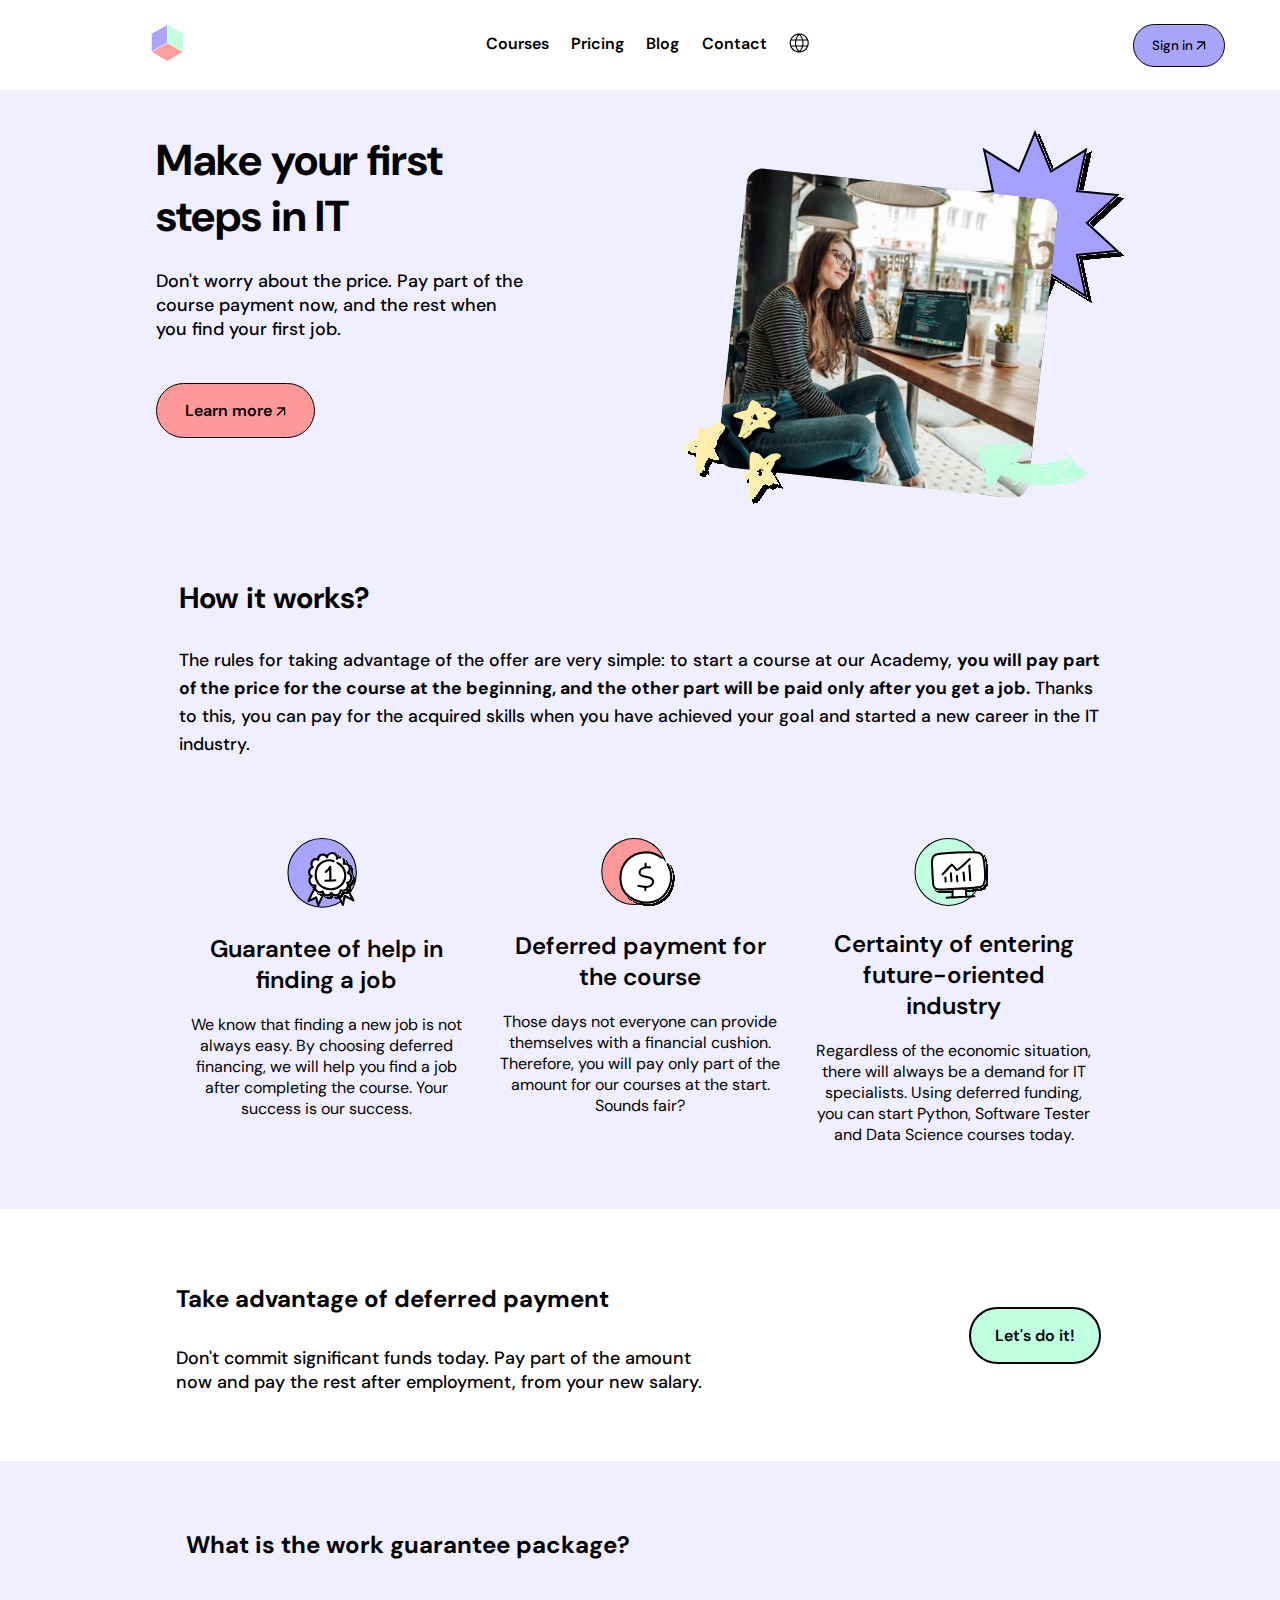
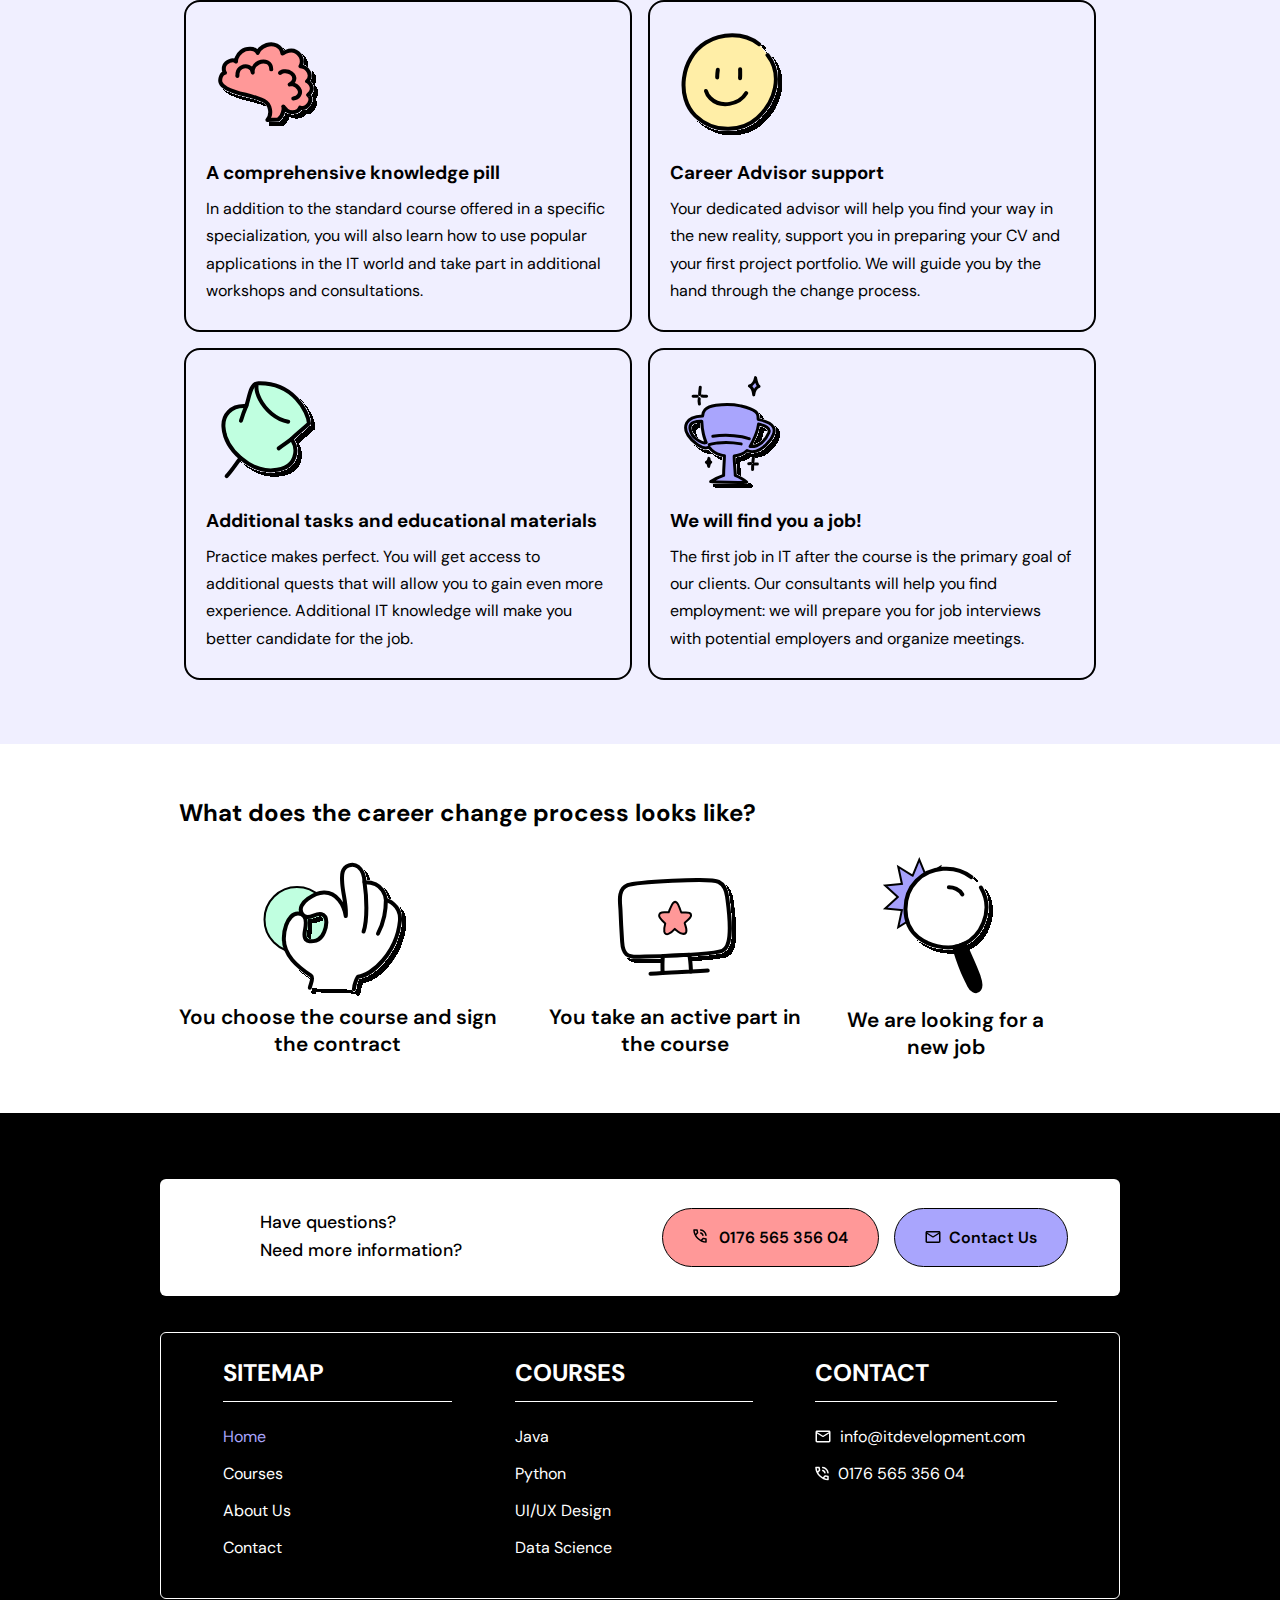
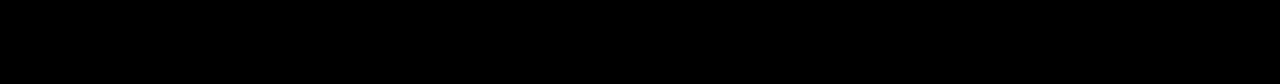
<file: index.html>
<!DOCTYPE html>
<html lang="en">
<head>
    <meta charset="UTF-8">
    <meta name="viewport" content="width=device-width, initial-scale=1.0">
    <title>Stepper IT</title>
    <link rel="stylesheet" href="style.css">
</head>
<body>
     <!-- HEADER SECTION -->
     <header class="header-section">
        <div class="logo">
            <img src="logo.svg" alt="logo-of-website">
        </div>
        <nav class="nav-items">
            <ul class="nav-list">
                <li>Courses</li>
                <li>Pricing</li>
                <li>Blog</li>
                <li>Contact</li>
                <li><img src="./Vector.svg" alt="explore-icon"></li>
            </ul>
        </nav>
        <button class="sign-in">Sign in <img class="arrow-icon" src="./explore.svg" alt="arrow-icon"></button>
    </header>

     <!-- MAIN SECTION -->
     <main class="content">
        <section class="hero-section section">
          <div class="home-page-text">
            <h1 class="head-lines">Make your first steps in IT</h1>
            <p class="head-caption">Don't worry about the price. Pay part of the course payment now, and the rest when you find your first job.</p>
            <button class="cta-btn">Learn more <img src="./explore.svg" alt="arrow-icon"></button>
          </div>
          
          <div class="home-banner">
            <img class="img-banner" src="./image.svg" alt="landing-page-banner">
          </div>
        </section>

        <section class="about-section section">
            <div class="work-article">
                <h2 id="work-head">How it works?</h2>
                <p>The rules for taking advantage of the offer are very simple: to start a course at our Academy, <strong>you will pay part of the price for the course at the beginning, and the other part will be paid only after you get a job.</strong> Thanks to this, you can pay for the acquired skills when you have achieved your goal and started a new career in the IT industry.</p>
            </div>

            <article class="service-article">
                <div class="first-work work">
                    <img class="icon-work" src="./Group 1000002650.svg" alt="job-guarantee-icon">
                    <h2 class="work-tag">Guarantee of help in finding a job</h2>
                    <p>We know that finding a new job is not always easy. By choosing deferred financing, we will help you find a job after completing the course. Your success is our success.</p>
                </div>
                <div class="second-work work">
                    <img class="icon-work" src="./Group 1000002651.svg" alt="job-guarantee-icon">
                    <h2 class="work-tag">Deferred payment for the course</h2>
                    <p>Those days not everyone can provide themselves with a financial cushion. Therefore, you will pay only part of the amount for our courses at the start. Sounds fair?</p>
                </div>
                <div class="third-work work">
                    <img class="icon-work" src="./Group 1000002652.svg" alt="job-guarantee-icon">
                    <h2 class="work-tag">Certainty of entering future-oriented industry</h2>
                    <p>Regardless of the economic situation, there will always be a demand for IT specialists. Using deferred funding, you can start Python, Software Tester and Data Science courses today.</p>
                </div>
            </article>
        </section>

        <section class="start-section section">
            <div class="start-note">
                <h2 class="head-pay">Take advantage of deferred payment</h2>
                <p class="head-caption">Don't commit significant funds today. Pay part of the amount now and pay the rest after employment, from your new salary.</p>
            </div>

            <div class="btn-start">
                <button class="start">Let's do it!</button>
            </div>
        </section>

        <section class="work-package section">
            <h2 class="package-title">What is the work guarantee package?</h2>
            <div class="package-list">
                <div class="package-1 package">
                    <img src="./icon.svg" alt="brain-pic">
                    <h3>A comprehensive knowledge pill</h3>
                    <p>In addition to the standard course offered in a specific specialization, you will also learn how to use popular applications in the IT world and take part in additional workshops and consultations.</p>
                </div>
                <div class="package-2 package">
                    <img src="./icon (1).svg" alt="brain-pic">
                    <h3>Career Advisor support </h3>
                    <p>Your dedicated advisor will help you find your way in the new reality, support you in preparing your CV and your first project portfolio. We will guide you by the hand through the change process.</p>
                </div>
                <div class="package-3 package">
                    <img src="./icon (2).svg" alt="brain-pic">
                    <h3>Additional tasks and educational materials</h3>
                    <p>Practice makes perfect. You will get access to additional quests that will allow you to gain even more experience. Additional IT knowledge  will make you better candidate for the job.</p>
                </div>
                <div class="package-4 package">
                    <img src="./icon (3).svg" alt="brain-pic">
                    <h3>We will find you a job!</h3>
                    <p>The first job in IT after the course is the primary goal of our clients. Our consultants will help you find employment: we will prepare you for job interviews with potential employers and organize meetings.</p>
                </div>
            </div>
        </section>

        <section class="career-section section">
            <h2 class="career-title">What does the career change process looks like?</h2>
            <div class="career">
                <div>
                    <img src="./icon (4).svg" alt="career-icon-1">
                    <p>You choose the course and sign the contract</p>
                </div>
                <div>
                    <img src="./icon (5).svg" alt="career-icon-2">
                    <p>You take an active part in the course</p>
                </div>
                <div>
                    <img src="./icon (6).svg" alt="career-icon-3">
                    <p>We are looking for a new job</p>
                </div>
            </div>
        </section>
    </main>

    <!-- FOOTER SECTION -->
    <footer class="footer-bar">
        <div class="contact">
            <div class="questions">
            <p class="contact-text">Have questions?</p>
            <p class="contact-text">Need more information?</p>
        </div>
        <div class="btn">
        <button class="phone"><img id="call-pic" src="./Vector (2).svg" alt="phone-icon"> &nbsp; 0176 565 356 04</button>
        <button class="mail"><img id="mail-pic" src="./Vector (3).svg" alt="mail-icon">&nbsp; Contact Us</button>
       </div>
        </div>

        <div class="menu-foot">
            <div class="sitemap-content">
            <h2 class="foot-head">SITEMAP</h2>
            <ul class="sitemap foot-list">
                <li id="home">Home</li>
                <li>Courses</li>
                <li>About Us</li>
                <li>Contact</li>
            </ul>
           </div>
           <div class="courses-content">
            <h2 class="foot-head">COURSES</h2>
            <ul class="courses foot-list">
                <li>Java</li>
                <li>Python</li>
                <li>UI/UX Design</li>
                <li>Data Science</li>
            </ul>
           </div>
           <div class="contact-content">
            <ul class="contact-li foot-list">
                <h2 class="foot-head">CONTACT</h2>
                <li><img src="./Vector (4).svg" alt="mail connect"><p>info@itdevelopment.com</p></li>
                <li><img src="./Vector (5).svg" alt="contact connect"><p>0176 565 356 04</p></li>
            </ul>
            </div>
        </div>
    </footer>
</body>
</html>
</file>
<file: style.css>
@import url('https://fonts.googleapis.com/css2?family=DM+Sans:opsz,wght@9..40,700&display=swap');
@import url('https://fonts.googleapis.com/css2?family=DM+Sans:opsz,wght@9..40,500&display=swap');
@import url('https://fonts.googleapis.com/css2?family=DM+Sans:opsz,wght@9..40,600&display=swap');
@import url('https://fonts.googleapis.com/css2?family=DM+Sans:opsz@9..40,400&display=swap');
*{
    margin: 0;
    padding: 0;
    box-sizing: border-box;
    font-family: 'DM Sans', sans-serif;
}
body{
    min-height: 100vh;
    display: flex;
    flex-direction: column;
}
.sign-in{
    display: block;
    font-weight: 500;
    border-radius: 28px;
    border: 1px solid black;
    padding: 12px 18px 12px 18px;
    background-color: #A9A5FD;
    margin-right: -6rem;
}
.header-section{
    display: flex;
    justify-content: space-around;
    height: 10vh;
    align-items: center;
    background-color: #FFFFFF;
}
/* .logo{
    margin-left: -6rem;
} */
.nav-list{
    display: flex;
}
.nav-list li{
    list-style: none;
    padding-right: 1.4rem;
    font-weight: 600;
}
.section{
    background-color: #a9a5fd2d;
}
.hero-section{
    display: flex;
    justify-content: space-evenly;
    padding-bottom: 1.5rem;
}
.about-section{
    padding-bottom: 4rem;
}
.head-lines,.head-caption{
    margin-bottom: 1.6rem;
}
.home-page-text{
    margin-top: 2.6rem;
    width: 29%;
    /* margin-left: -3.3rem; */
}
.head-lines{
    font-size: 2.7rem;
    font-weight: 700;
}
.head-caption{
    font-size: 1.12rem;
    font-weight: 500;
}
.home-banner{
    margin-top: 2.5rem;
} 
.cta-btn{
    background-color: #FF9898;
    border-radius: 45px;
    border: 1px solid black;
    padding: 16px 28px;
    font-size: 1rem;
    margin-top: 1rem;
    font-weight: 600;
}
.about-section{
    display: flow-root;
}
.work-article{
    margin-top: 2.6rem;
    width: 72%;
    margin-bottom: 5rem;
    display: flex;
    flex-direction: column;
    gap: 1.5rem;
    /* margin-left: 10rem; */
    font-weight: 500;
    font-size: 1.1rem;
    line-height: 1.6;
    margin-left: auto;
    margin-right: auto;
}
strong{
    font-weight: 700;
}
.service-article{
    display: flex;
    justify-content: center;
    gap: 2rem;
}
.icon-work{
    display: block;
    width: 28%;
    margin: 0 auto;
}
#work-head{
    font-weight: 700;
    font-size: 1.84rem;
}
.work{
    display: flex;
    flex-direction: column;
    gap: 1.2rem;
    width: 22%;
    text-align: center;
}
.work h2{
    font-weight: 600;
    font-size: 1.5rem;
}
.work p{
    font-weight: 400;
    font-size: 1rem;
}
.start-section{
    display: flex;
    height: 28vh;
    align-items: center;
    justify-content: space-around;
    background-color: #FFFFFF;
}
.head-pay{
    padding: 2rem 0;
}
.start-note{
    width: 42%;
    /* margin-left: 0.6rem; */
    display: flex;
    flex-direction: column;
    margin-left: 3rem;
}
.start{
    display: block;
    background-color: #C0FFE0;
    border-radius: 45px;
    border: 2px solid black;
    padding: 16px 24px;
    font-size: 1rem;
    font-weight: 600;
    margin-right: 3.2rem;
}
.work-package{
    background-color: #a9a5fd2d;
    padding-bottom: 4rem;
    padding-top: 4px;
}
.package-title{
    width: 71%;
    margin-top: 4rem;
    margin-bottom: 2.5rem;
    margin-left: auto;
    margin-right: auto;
    /* margin-left: 11rem; */
}
.package-list{
    display: flex;
    flex-wrap: wrap;
    justify-content: center;
    row-gap: 1rem;
    column-gap: 1rem;
}
.package{
    width: 35%;
    border: 2px solid black;
    border-radius: 16px;
    padding: 20px;
    line-height: 1.7;
}
.package *{
    margin-bottom: 0.4rem;
}
.career-section{
    padding-top: 3.3rem;
    padding-bottom: 3.3rem;
    background-color: #FFFFFF;
}
.career-title{
    margin-bottom: 1.8rem;
    width: 86%;
    margin-left: auto;
    /* margin-left: 11rem; */
}
.career{
    display: flex;
    width: 70%;
    /* margin-left: 11.5rem; */
    font-weight: 600;
    font-size: 1.3rem;
    text-align: center;
    gap: 1rem;
    justify-content: center;
    margin-left: 10rem;
}
.footer-bar{
    background-color: #000000;
    color: white;
    padding-top: 4px;
    padding-bottom: 3rem;
}
.contact{
    display: flex;
    color: #000000;
    background-color: #FFFFFF;
    width: 75%;
    margin: 0 auto;
    justify-content: space-around;
    margin-top: 3.9rem;
    padding: 1.8rem 0;
    border-radius: 6px;
    font-weight: 500;
    font-size: 1.1rem;
}
.questions{
    line-height: 1.6;
}
.phone,.mail{
    border-radius: 50px;
    border: 1px solid black;
    padding: 18px 30px;
    font-weight: 600;
    font-size: 1rem;
}
.phone{
    background-color: #FF9898;
    margin-right: 0.6rem;
}
.mail{
    background-color: #A9A5FD;
    margin-right: -3rem;
}
.menu-foot{
    margin-top: 4rem;
    display: flex;
    justify-content: space-evenly;
    width: 75%;
    border: 1px solid #FFFFFF;
    margin: 2.3rem auto;
    border-radius: 6px;
    padding: 1.5rem 0;
}
ul li{
    list-style: none;
}
#home{
    color: #A9A5FD;
}
img[alt='connect']{
    display: block;
}
.foot-head{
    padding-right: 8rem;
    padding-bottom: 0.8rem;
    margin-bottom: 1.5rem;
    border-bottom: 1px solid #FFFFFF;
}
.foot-list li{
    padding-bottom: 1rem;
    display: flex;
    gap: 0.6rem;
}
</file>
